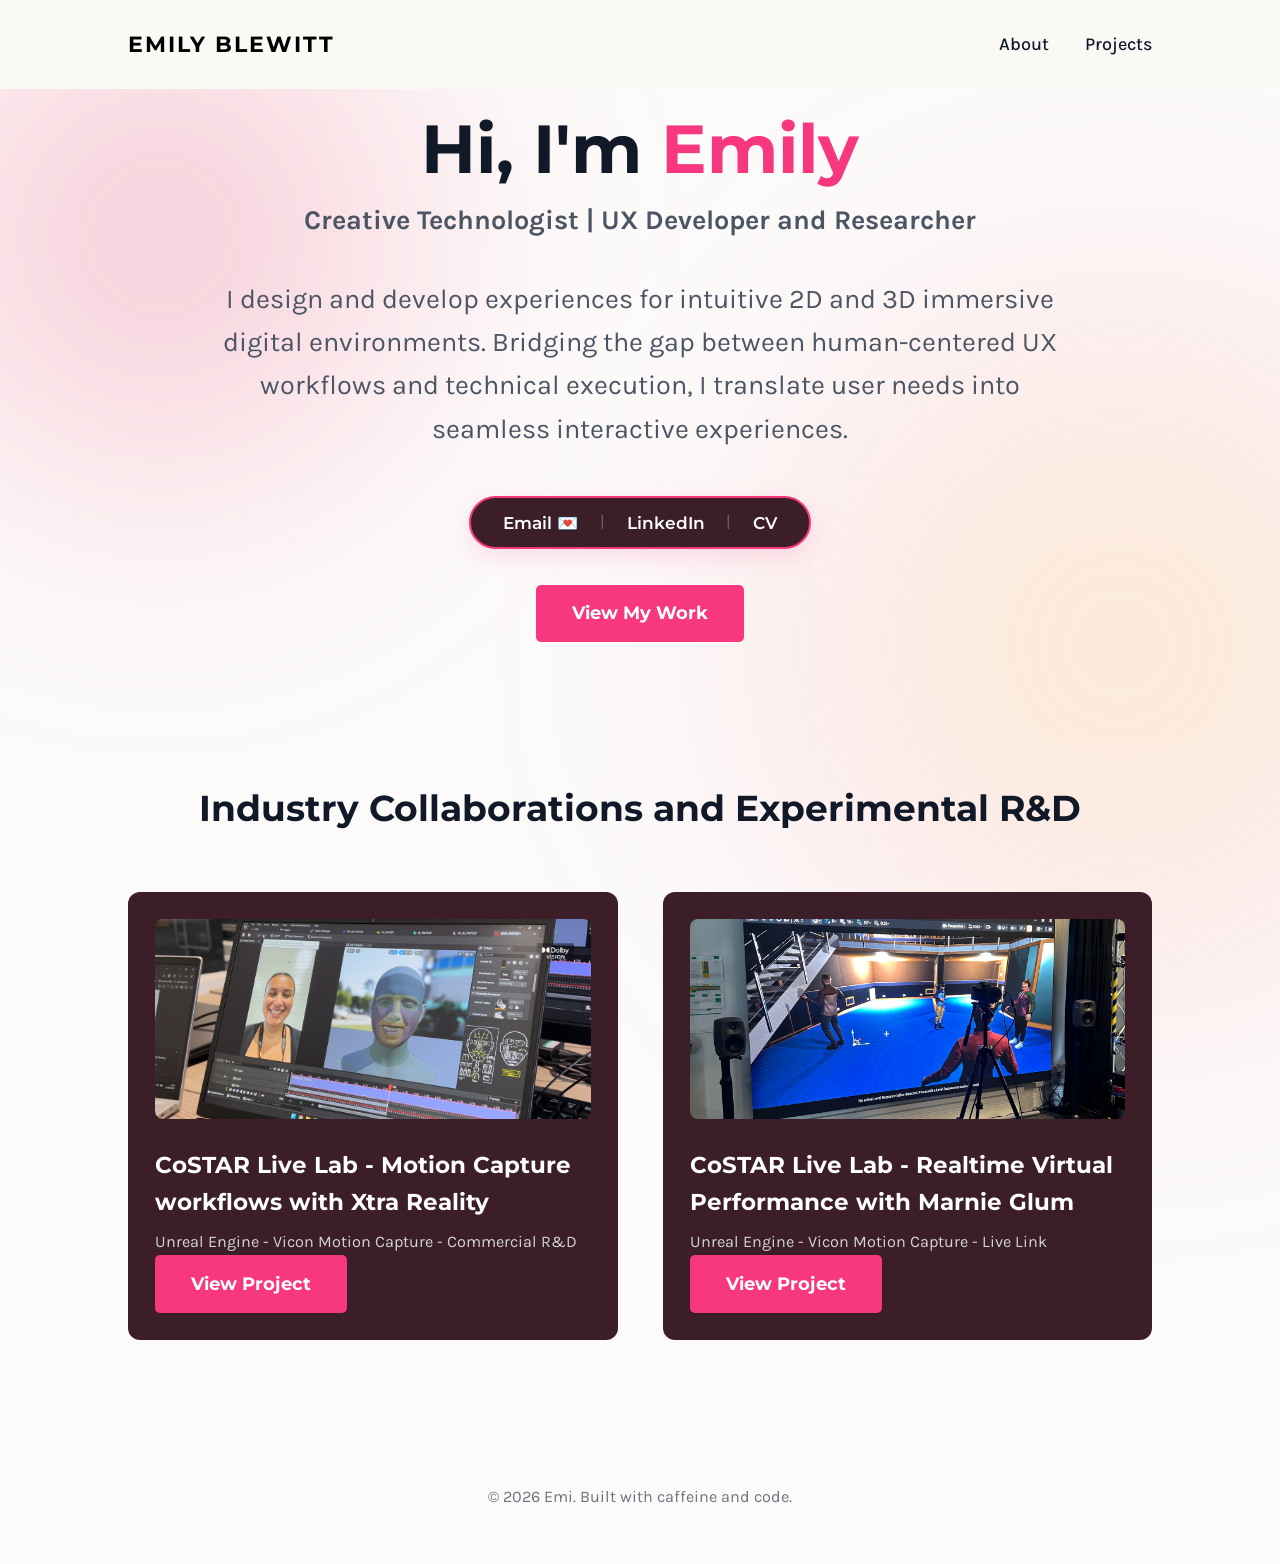
<file: index.html>
<!DOCTYPE html>
<html lang="en">
<head>
    <meta charset="UTF-8">
    <meta name="viewport" content="width=device-width, initial-scale=1.0">
    <title>Emily Blewitt | Portfolio</title>
    <link href="styles.css" type="text/css" rel="stylesheet">

    <!--Importing the fonts-->
    <!-- Google Fonts Link for Montserrat and Karla -->
<link rel="preconnect" href="https://fonts.googleapis.com">
<link rel="preconnect" href="https://fonts.gstatic.com" crossorigin>
<link href="https://fonts.googleapis.com/css2?family=Karla:ital,wght@0,400..700;1,400..700&family=Montserrat:ital,wght@0,100..900;1,100..900&display=swap" rel="stylesheet">


</head>
<body>
    <nav>
        <div class="logo"><a id="portfolio-text" href="index.html">EMILY BLEWITT</a></div>
        <ul>
            <li><a href="about.html">About</a></li>
            <li><a href="project.html">Projects</a></li>

        </ul>
    </nav>

    <header class="hero">
        <h1 class="indexpg">Hi, I'm <span class="highlight">Emily</span></h1>
        <p><strong>Creative Technologist | UX Developer and Researcher</strong></p>
        <p class="manifesto">
                I design and develop experiences for intuitive 2D and 3D immersive digital environments. Bridging the gap between human-centered UX workflows and technical execution, I translate user needs into seamless interactive experiences.
            </p>
    <div class="contact-tab-capsule">
        <a href="mailto:emilygrace.blewitt@gmail.com" class="tab-link">Email 💌</a>
        <span class="tab-divider">|</span>
        <a href="https://www.linkedin.com/in/emily-blewitt-62a078246/" target="_blank" rel="noopener noreferrer" class="tab-link">LinkedIn</a>
        <span class="tab-divider">|</span>
        <a href="assets/Emily Blewitt CV.pdf" download="Emily_Blewitt_CV.pdf" target="_blank" class="tab-link">CV</a>
    </div>
        <a href="project.html" class="btn">View My Work</a>
        
    </header> 




    <section id="projects" class="project-section">
        <h2>Industry Collaborations and Experimental R&D</h2>
        <div class="grid">
            <div class="card">
 <img src="images/costarxtrareality.png" alt="CoSTAR Xtra Reality Project" class="card-image">
                
                <h3>CoSTAR Live Lab - Motion Capture workflows with Xtra Reality</h3>
                <p>Unreal Engine - Vicon Motion Capture - Commercial R&D</p>
                            <a href="csXR.html" class="btn">View Project</a>
            </div>
            <div href="ngfm.html" class="card">
 <img src="images/costarmarnieglum.jpg" alt="CoSTAR Marnie Glum Project" class="card-image">
                <h3>CoSTAR Live Lab - Realtime Virtual Performance with Marnie Glum</h3>
                <p>Unreal Engine - Vicon Motion Capture - Live Link</p>
                            <a href="csMG.html" class="btn">View Project</a>
            </div>
        </div>
    </section>
      
   

    <footer>
        <p>&copy; 2026 Emi. Built with caffeine and code.</p>
    </footer>
    <script src="mouseinteraction.js"></script>
</body>
</html>
</file>
<file: styles.css>
:root {
    --bg-color: #FAF9F6;
    --text-color: #111827;
    --accent: #f8387e;
    --card-bg: #3b1e27;
}

* {
    margin: 0;
    padding: 0;
    box-sizing: border-box;
}

#portfolio-text{
    color: black;
    text-decoration: none;
}
/* This will strictly apply to the landing page description */
.manifesto {
    max-width: 850px;
    margin-left: auto !important;
    margin-right: auto !important;
}

/* Global Typography & Base Styles */
body {
    font-family: 'Karla', sans-serif; /* Clean font for paragraph text */
    background-color: var(--bg-color);
    color: var(--text-color);
    line-height: 1.6;
    padding-top: 60px; /* Leave space for the fixed nav bar */
}

h1, h2, h3, .logo, .btn {
    font-family: 'Montserrat', sans-serif; /* Bold font for headings & buttons */
    font-weight: 700;
}




/* Navigation Bar */
nav {
    position: fixed;
    top: 0;
    left: 0;
    width: 100%;
    display: flex;
    justify-content: space-between;
    align-items: center;
    padding: 1.5rem 10%;
    background-color: var(--bg-color);
    z-index: 1000;
}

nav .logo {
    font-size: 1.2rem;
    letter-spacing: 2px;
}

nav ul {
    display: flex;
    list-style: none;
    gap: 2rem;
}

nav ul a {
    text-decoration: none;
    color: var(--text-color);
    font-weight: 500;
    transition: color 0.3s ease;
}

nav ul a:hover {
    color: var(--accent);
}

/* Hero Section */
.hero {
    height: 70vh;
    display: flex;
    flex-direction: column;
    justify-content: center;
    align-items: center;
    text-align: center;
    padding: 0 1rem;
}

.hero h1 {
    font-size: 3.5rem;
    margin-bottom: 0.5rem;
}

.hero .highlight {
    color: var(--accent);
    transition: text-shadow 0.3s ease, color 0.3s ease;
}
/* Your existing base styling for the pink name */
.hero .highlight {
  color: #ff3366; /* Your current pink hex code */
  display: inline-block; 
  transition: text-shadow 0.35s ease, color 0.35s ease;
  cursor: default;
}

/* The smooth neon pink-to-gold radiant glow */
.hero .highlight:hover {
  /* Keeps the core text a crisp, brilliant sun-kissed white */
  color: #ffffff; 
  
  /* Blends smoothly from a dense pink anchor directly into a golden aura */
  text-shadow: 
    0 0 6px #ff3366,                    /* Tight neon-pink anchor (replaces the dark border) */
    0 0 12px rgba(255, 215, 0, 0.95),   /* Mid-range vibrant gold bleed */
    0 0 28px rgba(255, 165, 0, 0.6);    /* Wide, atmospheric warm amber sunset glow */
}

.hero p {
    font-size: 1.5rem;
    color: #4b5563;
    margin-bottom: 2rem;
}

/* Custom Interactive Button */
.btn {
    display: inline-block;
    padding: 0.8rem 2rem;
    background-color: var(--accent);
    color: white;
    text-decoration: none;
    border-radius: 5px;
    transition: transform 0.2s ease, opacity 0.2s ease;
}

.btn:hover {
    transform: translateY(-2px);
    opacity: 0.9;
}

/* Projects Grid Layout */
.project-section {
    padding: 5rem 10%;
}

.project-section h2 {
    font-size: 2rem;
    margin-bottom: 3rem;
    text-align: center;
}

.grid {
    display: grid;
    grid-template-columns: repeat(auto-fit, minmax(300px, 1fr));
    gap: 2.5rem;
}

/* Project Cards using your --card-bg */
.card {
    background-color: var(--card-bg);
    color: #ffffff;
    border-radius: 12px;
    padding: 1.5rem;
    transition: transform 0.3s ease;
}

.card:hover {
    transform: translateY(-5px);
}

.card .placeholder {
    width: 100%;
    height: 200px;
    background-color: rgba(255, 255, 255, 0.1);
    border-radius: 8px;
    margin-bottom: 1.5rem;
}

.card h3 {
    font-size: 1.3rem;
    margin-bottom: 0.5rem;
}

.card p {
    color: #d1d5db;
    font-size: 0.9rem;
}

/* Footer Section */
footer {
    text-align: center;
    padding: 3rem 1rem;
    font-size: 0.9rem;
    color: #6b7280;
}

/* Floating Contact Tab Capsule Styles */
.contact-tab-capsule {
    display: inline-flex;
    align-items: center;
    gap: 1.2rem;
    background-color: var(--card-bg); /* Uses your dark berry theme color */
    border: 2px solid var(--accent);  /* Adds your pink accent border line */
    padding: 0.6rem 1.8rem;
    border-radius: 50px;              /* Creates the smooth pill capsule shape */
    margin: 0.5rem 0 2rem 0;          /* Adds balanced vertical spacing */
    box-shadow: 0 8px 24px rgba(248, 56, 126, 0.15); /* Soft pink ambient glow shadow */
    transition: transform 0.2s ease, box-shadow 0.2s ease;
}

.contact-tab-capsule:hover {
    transform: translateY(-2px);      /* Gives it a light floating lift on hover */
    box-shadow: 0 12px 28px rgba(248, 56, 126, 0.25);
}

/* Links inside the floating tab */
.tab-link {
    font-family: 'Montserrat', sans-serif;
    font-weight: 600;
    font-size: 0.95rem;
    color: #ffffff;                  /* Hardcoded to clean contrast white */
    text-decoration: none;
    transition: color 0.2s ease;
}

.tab-link:hover {
    color: var(--accent);            /* Pops pink when you point at it */
}

/* Vertical text dividers inside the pill */
.tab-divider {
    color: rgba(255, 255, 255, 0.3);
    font-size: 0.9rem;
    pointer-events: none;
}

/* ==========================================================================
   PROJECTS PAGE: FULL-SCREEN CAROUSEL STYLES
   ========================================================================== */
/* 1. Locks the viewport to prevent dual scrollbars */


/* 7. Responsive stack layout for mobile viewports */
@media (max-width: 900px) {
    .projects-page {
        overflow-y: auto; /* Fallback allow layout scrolling if stacked fields spill */
    }
    .projects-page .project-square {
        flex-direction: column; 
    }
    .projects-page .square-media {
        height: 45%;
        padding: 1.5rem;
    }
    .projects-page .square-content {
        height: 55%;
        padding: 2.5rem;
        align-items: center;
        text-align: center;
        justify-content: flex-start;
    }
    .projects-page .square-content h2 {
        font-size: 2rem;
    }
    .projects-page .slide-arrow {
        top: 22.5%; /* Keeps arrow control layout dead-centered directly over graphic image window */
    }
    .projects-page .prev-arrow { left: 15px; }
    .projects-page .next-arrow { right: 15px; }
}

/* Styles for real images inside the carousel */
.projects-page .slider-image {
    width: 100%;
    height: 100%;
    object-fit: cover; /* Keeps image aspect ratio perfect while filling the space */
    border-radius: 12px;
    border: 1px solid rgba(255, 255, 255, 0.1);
    box-shadow: 0 10px 30px rgba(0, 0, 0, 0.3); /* Adds depth to the game screen */
}

/* ==========================================================================
   INDIVIDUAL PROJECT CASE STUDY STYLES
   ========================================================================== */

.detail-page {
    background-color: var(--bg-color);
    overflow-y: auto; /* Re-enables natural page scrolling */
}

/* Master container constraint */
.case-study-container {
    max-width: 1100px;
    margin: 5rem auto;
    padding: 0 2rem;
}

/* Title Header Elements */
.case-study-header {
    text-align: center;
    margin-bottom: 3rem;
}

.case-study-header h1 {
    font-size: 3.5rem;
    color: var(--text-color);
    margin-bottom: 0.5rem;
}

.project-meta-tags {
    color: var(--accent);
    font-weight: 700;
    text-transform: uppercase;
    letter-spacing: 2px;
    font-size: 0.95rem;
}

.project-tagline {
    font-size: 1.2rem;
    color: #4b5563;
    max-width: 700px;
    margin: 0 auto;
}

/* Big Showcase Main Image Frame */
.case-study-hero-media {
    width: 100%;
    height: 500px;
    background-color: var(--card-bg);
    border-radius: 16px;
    margin-bottom: 4rem;
    overflow: hidden;
    box-shadow: 0 20px 40px rgba(0, 0, 0, 0.15);
}

.case-study-img {
    width: 100%;
    height: 100%;
    object-fit: cover;
}

/* Interactive Column Breakdown Grid */
.case-study-grid {
    display: grid;
    grid-template-columns: 2fr 1fr; /* Text gets 2 shares, info card gets 1 share */
    gap: 4rem;
    align-items: start;
}

/* Writeup Text Blocks styling */
.case-study-main h2 {
    font-size: 2rem;
    color: var(--text-color);
    margin: 2.5rem 0 1rem 0;
    border-bottom: 2px solid rgba(0, 0, 0, 0.05);
    padding-bottom: 0.5rem;
}

.case-study-main p {
    font-size: 1.1rem;
    color: #374151;
    margin-bottom: 1.5rem;
}

.challenge-block {
    background-color: rgba(0, 0, 0, 0.02);
    border-left: 4px solid var(--accent);
    padding: 1.5rem;
    border-radius: 0 8px 8px 0;
    margin-bottom: 2rem;
}

.challenge-block h3 {
    font-size: 1.3rem;
    margin-bottom: 0.75rem;
    color: var(--text-color);
}

/* Sticky Specifications Card (Right Sidebar) */
.case-study-sidebar {
    position: sticky;
    top: 100px; /* Locks card relative to screen viewport upon scroll */
}

.meta-card {
    /* background-color: var(--card-bg); */
    /* color: #ffffff; */
        background: #3b1e27 !important;          /* Direct Hex value for Berry Pink */
    background-color: #3b1e27 !important;    /* Double-forced entry fallback */
    
    color: #f3f4f6 !important;   
    padding: 2rem;
    border-radius: 16px;
    box-shadow: 0 10px 30px rgba(0, 0, 0, 0.1);
}

.meta-card h3 {
    font-size: 1.4rem;
    color: #ffffff;
    margin-bottom: 1.5rem;
    border-bottom: 1px solid rgba(255, 255, 255, 0.1);
    padding-bottom: 0.5rem;
}

.meta-item {
    margin-bottom: 1.25rem;
}

.meta-item h4 {
    font-size: 0.85rem;
    text-transform: uppercase;
    color: var(--accent);
    letter-spacing: 1px;
    margin-bottom: 0.25rem;
}

.meta-item p {
    font-size: 1rem;
    color: #e5e7eb;
}

/* Mobile responsive layout shifts */
@media (max-width: 850px) {
    .case-study-grid {
        grid-template-columns: 1fr; /* Collapses sidebar below main copy fields */
        gap: 3rem;
    }
    .case-study-sidebar {
        position: relative;
        top: 0;
    }
    .case-study-header h1 {
        font-size: 2.5rem;
    }
    .case-study-hero-media {
        height: 300px;
    }
}

/* 1. Push the award box further away from the text below it */
.case-study-header .award {
    margin-bottom: 3.5rem !important; 
}

/* 2. Bring the tech stack sub-tag down closer to the title heading */
.case-study-header .project-meta-tags {
    margin-bottom: 0.25rem !important;
}

/* 3. Ensure the title heading text sits tightly up against the tag above it */
.case-study-header h1 {
    margin-top: 0 !important;
    line-height: 1.1;
}


/* ==========================================================================
   BENTO GRID ABOUT ME LAYOUT
   ========================================================================== */

/* 1. Global Page Setup */
.about-page {
    color: #f3f4f6;
    overflow-y: auto;
}

/* 2. Grid Container Setup */
.bento-container {
    display: grid;
    grid-template-columns: 1fr 1.2fr 1fr; /* Strict 3-column split */
    gap: 1.5rem;
    max-width: 1250px;
    margin: 6rem auto;
    padding: 0 2rem;
}

/* 3. Base Bento Panel Card */
.bento-box {
    background-color: var(--card-bg); /* Your deep burgundy #3b1e27 */
    border: 1px solid rgba(255, 255, 255, 0.05);
    border-radius: 24px; /* Curved edge boxes */
    padding: 2.2rem;
    display: flex;
    flex-direction: column;
    box-shadow: 0 10px 30px rgba(0, 0, 0, 0.2);
}

/* 4. Strict Box Placements */
.profile-card {
    grid-column: 1;
    grid-row: 1;
    background-color: #1a1517; /* Dark framing block */
}

.bio-card {
    grid-column: 2;
    grid-row: 1;
}

.pink-glow {
    border-color: rgba(248, 56, 126, 0.2);
    box-shadow: 0 15px 40px rgba(248, 56, 126, 0.05);
}

.toolkit-card {
    grid-column: 3;
    grid-row: 1 / span 2; 
}

.experience-card {
    grid-column: 2;
    grid-row: 2;
}

/* Pink Curved Edge Section */
.specialty-card {
    grid-column: 1;
    grid-row: 2;
    background-color: var(--accent); /* Your vivid pink #f8387e */
    color: #ffffff;
    border: none;
    box-shadow: 0 15px 35px rgba(248, 56, 126, 0.2);
}

/* 5. Typography Content Tweaks */
.bento-box h2 {
    font-size: 2.5rem;
    margin-bottom: 0.5rem;
    font-family: 'Montserrat', sans-serif;
}

.bento-box h3 {
    font-size: 1.4rem;
    font-family: 'Montserrat', sans-serif;
    color: var(--accent);
    margin-bottom: 1.5rem;
}

.specialty-card h3 {
    color: #ffffff; /* Contrast tweak for pink box */
}

.bento-box p {
    font-size: 1rem;
    line-height: 1.6;
    color: #d1d5db;
    margin-bottom: 1rem;
}

.bento-box .lead {
    font-size: 1.15rem;
    color: #ffffff;
    font-weight: 500;
}

/* Photo and Header Layout elements */
.profile-photo-placeholder {
    width: 100%;
    height: 300px;
    background-color: rgba(255, 255, 255, 0.03);
    border-radius: 16px;
    margin-bottom: 1.5rem;
    object-fit: cover;
}

.profile-card h1 {
    font-size: 2.2rem;
    line-height: 1.1;
    margin-bottom: 0.5rem;
}

.location-tag {
    font-size: 0.9rem !important;
    color: #9ca3af !important;
    margin: 0;
}

/* Technical Toolkit formatting */
.tool-group {
    margin-bottom: 1.5rem;
}

.tool-group h4 {
    font-size: 0.95rem;
    text-transform: uppercase;
    letter-spacing: 1px;
    color: #ffffff;
    margin-bottom: 0.5rem;
}

.tool-group ul {
    list-style: none;
    padding-left: 0;
}

.tool-group li {
    font-size: 0.95rem;
    color: #9ca3af;
    margin-bottom: 0.35rem;
    padding-left: 0.75rem;
    border-left: 2px solid rgba(255, 255, 255, 0.1);
}

/* CV History Timeline Styles */
.timeline-list {
    list-style: none;
    padding: 0;
}

.timeline-list li {
    margin-bottom: 1.5rem;
}

.timeline-list strong {
    color: #ffffff;
    font-size: 1.05rem;
    display: block;
}

.timeline-date {
    font-size: 0.85rem;
    font-weight: 700;
    color: var(--accent);
    display: block;
    margin-top: 0.1rem;
    margin-bottom: 0.25rem;
}

.timeline-list p {
    font-size: 0.95rem;
    color: #9ca3af;
    margin: 0;
}

/* Education and Pills in Pink Box */
.education-meta {
    margin-bottom: 1.5rem;
    border-bottom: 1px solid rgba(255, 255, 255, 0.2);
    padding-bottom: 1rem;
}

.education-meta p {
    color: #ffffff !important;
    margin-bottom: 0.75rem;
    font-size: 0.95rem;
}

.specialty-tags {
    display: flex;
    flex-wrap: wrap;
    gap: 0.6rem;
}

.specialty-tags span {
    font-family: 'Montserrat', sans-serif;
    font-size: 0.8rem;
    font-weight: 700;
    background-color: rgba(255, 255, 255, 0.15);
    color: #ffffff;
    padding: 0.4rem 0.8rem;
    border-radius: 8px;
    border: 1px solid rgba(255, 255, 255, 0.1);
}

/* 6. Tablet & Desktop Responsive Scaling */
@media (max-width: 1100px) {
    .bento-container {
        grid-template-columns: 1fr 1fr; /* Switch to 2 columns */
    }
    .profile-card { grid-column: 1; grid-row: 1; }
    .bio-card { grid-column: 2; grid-row: 1; }
    .toolkit-card { grid-column: 2; grid-row: 2 / span 2; }
    .experience-card { grid-column: 1; grid-row: 2; }
    .specialty-card { grid-column: 1; grid-row: 3; }
}

/* 7. Mobile Phone Linear Stack fallback */
@media (max-width: 750px) {
    .bento-container {
        grid-template-columns: 1fr; /* Drop into 1 single vertical column line */
        margin: 2rem auto;
    }
    .profile-card, .bio-card, .toolkit-card, .experience-card, .specialty-card {
        grid-column: 1 !important;
        grid-row: auto !important;
    }
    .profile-photo-placeholder {
        height: 250px;
    }
}

/* ==========================================================================
   STAGGERED REVEAL ENTRANCE ANIMATION
   ========================================================================== */

/* 1. Base rule: Sets initial invisible state and applies the animation */
.bento-box {
    opacity: 0;
    transform: translateY(20px);
    animation: cardEntrance 1.2s cubic-bezier(0.16, 1, 0.3, 1) forwards;
}

/* 2. Custom delay steps: Targets your exact HTML classes to cascade the entrance */
.profile-card { animation-delay: 0.2s; }
.bio-card { animation-delay: 0.4s; }
.toolkit-card { animation-delay: 0.6s; }
.experience-card { animation-delay: 0.8s; }
.specialty-card { animation-delay: 1.0s; }

/* 3. Keyframe execution: Smoothly transitions elements up and visible */
@keyframes cardEntrance {
    to {
        opacity: 1;
        transform: translateY(0);
    }
}

/* Forces the new image tag to act exactly like your old placeholder box */
.card .card-image {
    width: 100%;
    height: 200px; /* Locks the exact height of the previous placeholder */
    object-fit: cover; /* Chops off image edges instead of stretching or squishing them */
    object-position: center; /* Keeps the dead center of your game capture focused */
    border-radius: 8px; /* Preserves the matching edge curves */
    margin-bottom: 1.5rem;
    display: block;
}

/* ==========================================================================
   UX FOCUS SECTION STYLES
   ========================================================================== */

.ux-case-study-fullwidth {
    margin-top: 5rem;
    padding-top: 4rem;
    border-top: 1px solid rgba(0, 0, 0, 0.1);
    width: 100%;
}

.ux-case-study-fullwidth h2 {
    font-size: 2rem;
    margin-bottom: 1.5rem;
}

.ux-intro {
    font-size: 1.1rem;
    max-width: 800px;
    margin-bottom: 3rem;
    color: #4b5563;
}

.ux-process-grid {
    display: grid;
    grid-template-columns: repeat(auto-fit, minmax(280px, 1fr));
    gap: 2.5rem;
    margin-bottom: 2rem;
}

.ux-step h3 {
    font-size: 1.25rem;
    color: var(--accent);
    margin-bottom: 0.75rem;
}

.ux-step p {
    font-size: 0.95rem;
    color: var(--text-color);
    line-height: 1.7;
}

/* ==========================================================================
   PROJECT AIMS SIDEBAR CARD
   ========================================================================== */

.project-aims-card {
    margin-top: 1.5rem; /* Separates it from the Project Details card */
}

.aim-item {
    display: flex;
    gap: 1rem;
    margin-top: 1.25rem;
    align-items: flex-start;
}

.aim-number {
    font-family: 'Montserrat', sans-serif;
    font-weight: 700;
    color: var(--accent);
    font-size: 1.1rem;
    line-height: 1.2;
}

.aim-item h4 {
    font-size: 0.95rem;
    color: #ffffff;
    margin-bottom: 0.25rem;
    font-weight: 600;
}

.aim-item p {
    font-size: 0.85rem;
    color: #d1d5db;
    line-height: 1.5;
}
/* ==========================================================================
   Reflection & Further Development Stylesheet Injection (Cream/Pink Theme)
   ========================================================================== */

.reflection-section-fullwidth {
    margin-top: 5rem;
    padding-top: 4rem;
    border-top: 2px solid #f2e6e6; /* Soft warm tinted divider */
}

.reflection-section-fullwidth h2 {
    font-family: 'Montserrat', sans-serif;
    font-size: 2.2rem;
    font-weight: 700;
    color: #0b1a30; /* Your deep dark blue/black heading color */
    margin-bottom: 1rem;
}

.reflection-intro {
    font-family: 'Karla', sans-serif;
    font-size: 1.1rem;
    color: #505c6e; /* Muted dark slate for body intro */
    max-width: 850px;
    margin-bottom: 3rem;
    line-height: 1.6;
}

.reflection-grid {
    display: grid;
    grid-template-columns: repeat(auto-fit, minmax(300px, 1fr));
    gap: 2rem;
    margin-bottom: 2rem;
}

/* Card layout matching the sidebar block style */
.reflection-card {
    background-color: #2d1b24; /* Deep plum/dark block color matching your sidebar */
    border-radius: 12px;
    padding: 2.2rem;
    display: flex;
    flex-direction: column;
    box-shadow: 0 4px 20px rgba(0, 0, 0, 0.05);
    transition: transform 0.3s ease;
}

.reflection-card:hover {
    transform: translateY(-4px);
}

.reflection-meta {
    display: flex;
    align-items: center;
    gap: 1rem;
    margin-bottom: 1.5rem;
    border-bottom: 1px solid rgba(255, 255, 255, 0.1);
    padding-bottom: 1rem;
}

/* Bright pink labels matching your UX headings */
.aim-reference {
    font-family: 'Montserrat', sans-serif;
    font-size: 0.85rem;
    font-weight: 700;
    text-transform: uppercase;
    letter-spacing: 1px;
    color: #ff4a8b; /* Vibrant Pink accent */
}

.reflection-meta h3 {
    font-family: 'Montserrat', sans-serif;
    font-size: 1.25rem;
    font-weight: 700;
    color: #ffffff; /* Crisp white for headings inside dark cards */
    margin: 0;
}

.reflection-body {
    font-family: 'Karla', sans-serif;
    font-size: 0.98rem;
    line-height: 1.65;
    color: #f5e6eb; /* Soft light pinkish-white text inside dark cards */
}

.status-critique {
    margin-bottom: 1.5rem;
}

.status-critique strong {
    color: #ff4a8b; /* Highlight 'The Reality Check' in Pink */
}

.future-fix strong {
    color: #ffffff; /* Highlight 'Further Development' in bold white */
}

/* Responsive Overrides */
@media (max-width: 768px) {
    .reflection-grid {
        grid-template-columns: 1fr;
    }
    .reflection-section-fullwidth {
        margin-top: 3rem;
        padding-top: 2rem;
    }
}
.portfolio-carousel-container {
    margin-top: 4rem;
    margin-bottom: 2rem;
}

.horizontal-scroll-gallery {
    display: flex;
    gap: 1.5rem;
    overflow-x: auto;
    padding-bottom: 1.5rem;
    scroll-behavior: smooth;
    -webkit-overflow-scrolling: touch;
}

/* Base Card Container */
.gallery-card {
    flex: 0 0 340px;
    background-color: #2d1b24; /* Your signature deep plum/burgundy block */
    border-radius: 12px;
    padding: 1.2rem;
    box-shadow: 0 4px 20px rgba(0, 0, 0, 0.05);
    display: flex;
    flex-direction: column;
}

/* Image Wrapper sets the clipping boundary for the hover overlay */
.gallery-image-wrapper {
    position: relative;
    width: 100%;
    height: 220px;
    border-radius: 6px;
    overflow: hidden; /* Important: keeps the overlay inside the card shape */
}

.gallery-image-wrapper img {
    width: 100%;
    height: 100%;
    object-fit: cover;
    transition: transform 0.4s ease, filter 0.4s ease;
}

/* --- THE HOVER OVERLAY LAYER --- */
.image-hover-overlay {
    position: absolute;
    top: 0;
    left: 0;
    width: 100%;
    height: 100%;
    background-color: rgba(45, 27, 36, 0.95); /* Semi-transparent matching plum */
    opacity: 0; /* Hidden by default */
    transition: opacity 0.3s ease;
    display: flex;
    align-items: center;
    padding: 1.5rem;
    box-sizing: border-box;
}

/* Slide up animation details for text inside the overlay */
.overlay-text {
    transform: translateY(15px);
    transition: transform 0.35s ease;
    font-family: 'Karla', sans-serif;
    overflow-y: auto; /* Adds a minor scrollbar inside the image frame if your text runs long */
    max-height: 100%;
}

/* Bright Pink Subheadings inside the hover overlay */
.overlay-text h4 {
    font-family: 'Montserrat', sans-serif;
    color: #ff4a8b; /* Your signature accent pink */
    font-size: 0.85rem;
    text-transform: uppercase;
    letter-spacing: 0.5px;
    margin: 0 0 0.3rem 0;
}

.overlay-text p {
    color: #f5e6eb; /* Soft off-white text */
    font-size: 0.88rem;
    line-height: 1.4;
    margin: 0 0 1rem 0;
}

.overlay-text p:last-child {
    margin-bottom: 0;
}

/* --- HOVER ACTIONS --- */
.gallery-card:hover .image-hover-overlay {
    opacity: 1; /* Fade the plum screen in */
}

.gallery-card:hover .overlay-text {
    transform: translateY(0); /* Slide the text gently up to its true position */
}

.gallery-card:hover img {
    transform: scale(1.05); /* Slight dynamic zoom on the background image */
    filter: blur(2px);
}

/* Static Caption Below Image Box */
.card-caption {
    font-family: 'Karla', sans-serif;
    font-size: 0.9rem;
    color: #f5e6eb;
    margin-top: 1rem;
    margin-bottom: 0;
    line-height: 1.4;
}

/* Custom Scrollbar styling for horizontal track */
.horizontal-scroll-gallery::-webkit-scrollbar {
    height: 8px;
}
.horizontal-scroll-gallery::-webkit-scrollbar-track {
    background: #f2e6e6;
    border-radius: 10px;
}
.horizontal-scroll-gallery::-webkit-scrollbar-thumb {
    background: #ff4a8b;
    border-radius: 10px;
}
.horizontal-scroll-gallery::-webkit-scrollbar-thumb:hover {
    background: #d4356f;
}

/* adding mouse interaction details here*/
.sparkle-particle {
  position: absolute;
  background: #ff007f; /* Matching your signature hot pink */
  pointer-events: none; /* Stops it from blocking clicks */
  z-index: 9999;
  /* Use a clip-path to draw a cutesy 4-pointed diamond star shape! */
  clip-path: polygon(50% 0%, 65% 35%, 100% 50%, 65% 65%, 50% 100%, 35% 65%, 0% 50%, 35% 35%);
  animation: sparkleTwinkle 0.8s cubic-bezier(0.25, 1, 0.5, 1) forwards;
}

@keyframes sparkleTwinkle {
  0% {
    transform: translate(-50%, -50%) scale(0) rotate(0deg);
    opacity: 1;
  }
  50% {
    opacity: 0.8;
  }
  100% {
    /* Explodes outwards slightly while spinning and fading out gracefully */
    transform: translate(-50%, -50%) scale(1.5) rotate(180deg);
    opacity: 0;
  }
}


:root {
    --bg-color: #FAF9F6;
    --text-color: #111827;
    --accent: #f8387e;
    --card-bg: #3b1e27;
}

* {
    margin: 0;
    padding: 0;
    box-sizing: border-box;
}

#portfolio-text{
    color: black;
    text-decoration: none;
}

/* Global Typography & Base Styles */
body {
    font-family: 'Karla', sans-serif; /* Clean font for paragraph text */
    background-color: var(--bg-color);
    color: var(--text-color);
    line-height: 1.6;
    padding-top: 60px; /* Leave space for the fixed nav bar */
}

h1, h2, h3, .logo, .btn {
    font-family: 'Montserrat', sans-serif; /* Bold font for headings & buttons */
    font-weight: 700;
}

/* Navigation Bar */
nav {
    position: fixed;
    top: 0;
    left: 0;
    width: 100%;
    display: flex;
    justify-content: space-between;
    align-items: center;
    padding: 1.5rem 10%;
    background-color: var(--bg-color);
    z-index: 1000;
}

nav .logo {
    font-size: 1.2rem;
    letter-spacing: 2px;
}

nav ul {
    display: flex;
    list-style: none;
    gap: 2rem;
}

nav ul a {
    text-decoration: none;
    color: var(--text-color);
    font-weight: 500;
    transition: color 0.3s ease;
}

nav ul a:hover {
    color: var(--accent);
}

/* Hero Section */
.hero {
    height: 70vh;
    display: flex;
    flex-direction: column;
    justify-content: center;
    align-items: center;
    text-align: center;
    padding: 0 1rem;
}

.hero h1 {
    font-size: 3.5rem;
    margin-bottom: 0.5rem;
}

.hero .highlight {
    color: var(--accent);
}

.hero p {
    font-size: 1.5rem;
    color: #4b5563;
    margin-bottom: 2rem;
}

/* Custom Interactive Button */
.btn {
    display: inline-block;
    padding: 0.8rem 2rem;
    background-color: var(--accent);
    color: white;
    text-decoration: none;
    border-radius: 5px;
    transition: transform 0.2s ease, opacity 0.2s ease;
}

.btn:hover {
    transform: translateY(-2px);
    opacity: 0.9;
}

/* Projects Grid Layout */
.project-section {
    padding: 5rem 10%;
}

.project-section h2 {
    font-size: 2rem;
    margin-bottom: 3rem;
    text-align: center;
}

.grid {
    display: grid;
    grid-template-columns: repeat(auto-fit, minmax(300px, 1fr));
    gap: 2.5rem;
}

/* Project Cards using your --card-bg */
.card {
    background-color: var(--card-bg);
    color: #ffffff;
    border-radius: 12px;
    padding: 1.5rem;
    transition: transform 0.3s ease;
}

.card:hover {
    transform: translateY(-5px);
}

.card .placeholder {
    width: 100%;
    height: 200px;
    background-color: rgba(255, 255, 255, 0.1);
    border-radius: 8px;
    margin-bottom: 1.5rem;
}

.card h3 {
    font-size: 1.3rem;
    margin-bottom: 0.5rem;
}

.card p {
    color: #d1d5db;
    font-size: 0.9rem;
}

/* Footer Section */
footer {
    text-align: center;
    padding: 3rem 1rem;
    font-size: 0.9rem;
    color: #6b7280;
}


/*for projects page*/

/* ==========================================================================
   PROJECTS PAGE: FULL-SCREEN CAROUSEL STYLES
   ========================================================================== */

/* 1. Locks the viewport to prevent dual scrollbars */
.projects-page {
    overflow: hidden; 
}

.award {
    font-family: 'Montserrat', sans-serif;
    font-size: 0.9rem;
    font-weight: 700;
    text-transform: uppercase;
    letter-spacing: 1px;
    
    /* Elegant theme colors */
    color: var(--accent); 
    background-color: rgba(248, 56, 126, 0.08); /* Translucent pink fill */
    
    /* Border Flourish */
    border-left: 3px solid var(--accent); /* Clean accent line on the left edge */
    
    /* Layout positioning */
    padding: 0.5rem 1.2rem 0.5rem 1rem;
    border-radius: 0 6px 6px 0; /* Smooth rounded corners only on the right side */
    margin-bottom: 1.5rem;
    display: inline-flex;
    align-items: center;
    gap: 0.5rem; /* Leaves space between the icon and your text */
    
    /* Subtle neon border glow */
    box-shadow: 0 4px 12px rgba(248, 56, 126, 0.15);
}

/* Icon rotation effect on card hover */
.project-square:hover .award-icon {
    transform: rotate(15deg) scale(1.1);
}

.award-icon {
    font-size: 1.1rem;
    transition: transform 0.3s ease;
}


/* 2. Container sizing to drop cleanly below your 60px nav bar */
.fullscreen-slider-container {
    position: relative;
    width: 100vw;
    height: calc(100vh - 60px); 
    background-color: var(--bg-color);
}

.projects-page .slider-track {
    width: 100%;
    height: 100%;
    position: relative;
}



/* 3. Sliding full-screen project cards (media left, info right) */
.projects-page .project-square {
    position: absolute;
    top: 0;
    left: 0;
    width: 100%;
    height: 100%;
    display: flex;
    flex-direction: row; 
    background-color: var(--bg-color);
    opacity: 0;
    pointer-events: none;
    transition: opacity 0.6s cubic-bezier(0.4, 0, 0.2, 1);
}

.projects-page .project-square.active {
    opacity: 1;
    pointer-events: auto;
}

/* 4. Media container side (Left) utilizing your dark --card-bg */
.projects-page .square-media {
    flex: 1.2;
    height: 100%;
    background-color: var(--card-bg);
    padding: 2.5rem;
    display: flex;
    align-items: center;
    justify-content: center;
}

.projects-page .placeholder {
    width: 100%;
    height: 100%;
    background-color: rgba(255, 255, 255, 0.05);
    border: 1px solid rgba(255, 255, 255, 0.1);
    border-radius: 12px;
}

/* 5. Content text details side (Right) */
.projects-page .square-content {
    flex: 1;
    height: 100%;
    padding: 5rem;
    display: flex;
    flex-direction: column;
    justify-content: center;
    align-items: flex-start;
    text-align: left;
}

.projects-page .square-content h2 {
    font-size: 3rem;
    margin-bottom: 0.5rem;
    color: var(--text-color);
}

.projects-page .tech-stack {
    color: var(--accent);
    font-weight: 700;
    font-size: 1.1rem;
    margin-bottom: 1.5rem;
}

.projects-page .summary {
    font-size: 1.1rem;
    margin-bottom: 2.5rem;
    max-width: 500px;
    color: #4b5563;
}

/* 6. Carousel arrow navigation overlay buttons */
.projects-page .slide-arrow {
    position: absolute;
    top: 50%;
    transform: translateY(-50%);
    background-color: var(--accent);
    color: white;
    border: none;
    font-size: 1.5rem;
    width: 50px;
    height: 50px;
    border-radius: 50%;
    cursor: pointer;
    z-index: 100;
    display: flex;
    align-items: center;
    justify-content: center;
    transition: transform 0.2s cubic-bezier(0.175, 0.885, 0.32, 1.275);
}

.projects-page .slide-arrow:hover {
    transform: translateY(-50%) scale(1.1);
}

.projects-page .prev-arrow { left: 30px; }
.projects-page .next-arrow { right: 30px; }

/* Styles for real images inside the carousel */
.projects-page .slider-image {
    width: 100%;
    height: 100%;
    object-fit: cover; 
    border-radius: 8px;
}

/* Responsive stack layout for mobile viewports */
@media (max-width: 900px) {
    .projects-page {
        overflow-y: auto; /* Fallback allow layout scrolling if stacked fields spill */
    }
    .projects-page .project-square {
        flex-direction: column; 
    }
    .projects-page .square-media {
        height: 45%;
        padding: 1.5rem;
    }
    .projects-page .square-content {
        height: 55%;
        padding: 2.5rem;
        align-items: center;
        text-align: center;
        justify-content: flex-start;
    }
    .projects-page .square-content h2 {
        font-size: 2rem;
    }
    .projects-page .slide-arrow {
        top: 22.5%; /* Keeps arrow control layout dead-centered directly over graphic image window */
    }
    .projects-page .prev-arrow { left: 15px; }
    .projects-page .next-arrow { right: 15px; }
}

/* ==========================================================================
   FLOATING VIEWPORT LAYOUT TOGGLE
   ========================================================================== */

.layout-controls-floating {
    position: fixed;
    bottom: 2rem;
    right: 2rem;
    z-index: 9999; /* Ensures it floats over absolutely everything */
}

.floating-toggle-btn {
    background-color: var(--text-color); /* Elegant dark charcoal/black pill */
    color: var(--bg-color); /* Light off-white text */
    border: none;
    font-family: 'Montserrat', sans-serif;
    font-size: 0.8rem;
    font-weight: 700;
    text-transform: uppercase;
    letter-spacing: 1px;
    padding: 0.75rem 1.5rem;
    border-radius: 50px;
    cursor: pointer;
    display: flex;
    align-items: center;
    gap: 0.5rem;
    box-shadow: 0 4px 15px rgba(0, 0, 0, 0.15);
    transition: all 0.3s cubic-bezier(0.25, 0.8, 0.25, 1);
}

.floating-toggle-btn:hover {
    background-color: var(--accent); /* Smooth shift to pink on hover */
    transform: translateY(-2px);
    box-shadow: 0 6px 20px rgba(248, 56, 126, 0.3);
}

.floating-toggle-btn .btn-icon {
    font-size: 1rem;
    transition: transform 0.3s ease;
}

/* Change icon style slightly when active */
.floating-toggle-btn.active-view .btn-icon {
    transform: rotate(90deg);
}

/* ==========================================================================
   INDEPENDENT BOTTOM UTILITY BAR
   ========================================================================== */

/* The fixed container bar */
.grid-utility-bar {
    position: fixed;
    bottom: 0;
    left: 0;
    width: 100%;
    height: 50px;
    background-color: var(--bg-color); /* Matches your creamy off-white canvas */
    border-top: 1px solid rgba(0, 0, 0, 0.06); /* Subtle, elegant separator line */
    display: flex;
    justify-content: center;
    align-items: center;
    z-index: 99999; /* Forces it to remain visible above all slider layers and scripts */
}

/* The minimalist text toggle button */
.utility-toggle-btn {
    background: transparent;
    border: none;
    font-family: 'Montserrat', sans-serif;
    font-size: 0.8rem;
    font-weight: 700;
    text-transform: uppercase;
    letter-spacing: 1.5px;
    color: #777; /* Subtle clean grey */
    cursor: pointer;
    display: flex;
    align-items: center;
    gap: 0.5rem;
    padding: 0.5rem 1rem;
    transition: color 0.2s ease;
}

.utility-toggle-btn:hover {
    color: var(--accent); /* Shifts to your signature pink on hover */
}

.utility-toggle-btn .toggle-icon {
    font-size: 1rem;
    line-height: 1;
}

/* Add a tiny bit of breathing room to the grid wrapper so it doesn't clip behind the bar */
body.grid-mode .fullscreen-slider-container {
    margin-bottom: 120px !important;
}
/* ==========================================================================
   PURE-CSS SIDE-BY-SIDE TWO COLUMN LAYOUT (UNIFORM MATCHING SIZES)
   ========================================================================== */

/* 1. RESET VIEWPORT CONTROLS */
body.grid-mode {
    overflow-y: auto !important; 
    background-color: var(--bg-color);
}

body.grid-mode .fullscreen-slider-container {
    max-width: 1200px !important;
    margin: 4rem auto 10rem auto !important;
    padding: 0 1.5rem !important;
    height: auto !important;
    position: relative !important;
}

body.grid-mode .slide-arrow {
    display: none !important; /* Hides navigational slider arrows */
}

body.grid-mode .fullscreen-slider-container {
    margin-bottom: 120px !important; /* Clear vertical buffer above utility bottom bar */
}

/* 2. SYMMETRICAL TWO-COLUMN GRID ENGINE */
body.grid-mode .slider-track {
    display: grid !important;
    grid-template-columns: repeat(2, 1fr) !important; /* Perfect side-by-side split layout */
    gap: 2.5rem !important; /* Generous breathing room between columns */
    width: 100% !important;
    height: auto !important;
    position: relative !important;
}

/* 3. CARD STRUCTURAL MODIFIERS */
body.grid-mode .project-square {
    position: relative !important;
    display: flex !important;
    flex-direction: column !important; /* Image on top, text elements neatly stacked below */
    opacity: 1 !important;
    visibility: visible !important;
    pointer-events: auto !important;
    
    /* FIX: Force an absolute matching height footprint on ALL grid cards */
    height: 520px !important; 
    
    border-radius: 12px !important; /* Elegant rounded square corners */
    overflow: hidden !important;
    padding: 1.75rem !important;
    transform: none !important;
    transition: transform 0.3s cubic-bezier(0.25, 0.8, 0.25, 1) !important;
}

body.grid-mode .project-square:hover {
    transform: translateY(-4px) !important;
}

/* 4. PINK PALETTE COLOR ROTATION (Alternates pairs evenly across matching side-by-side rows) */
/* Row 1 & 4 Pairs: Your custom deep charcoal/maroon (--card-bg) */
body.grid-mode .project-square:nth-child(1),
body.grid-mode .project-square:nth-child(2),
body.grid-mode .project-square:nth-child(7),
body.grid-mode .project-square:nth-child(8) {
    background-color: var(--card-bg) !important;
    color: #ffffff !important;
}
body.grid-mode .project-square:nth-child(1) h2, body.grid-mode .project-square:nth-child(2) h2, body.grid-mode .project-square:nth-child(7) h2, body.grid-mode .project-square:nth-child(8) h2,
body.grid-mode .project-square:nth-child(1) .summary, body.grid-mode .project-square:nth-child(2) .summary, body.grid-mode .project-square:nth-child(7) .summary, body.grid-mode .project-square:nth-child(8) .summary {
    color: #ffffff !important;
}

/* Row 2 Pairs: Your signature rich hot pink accent (--accent) */
body.grid-mode .project-square:nth-child(3),
body.grid-mode .project-square:nth-child(4) {
    background-color: var(--accent) !important;
    color: #ffffff !important;
}
body.grid-mode .project-square:nth-child(3) h2, body.grid-mode .project-square:nth-child(4) h2,
body.grid-mode .project-square:nth-child(3) .summary, body.grid-mode .project-square:nth-child(4) .summary {
    color: #ffffff !important;
}
body.grid-mode .project-square:nth-child(3) .tech-stack, body.grid-mode .project-square:nth-child(4) .tech-stack {
    color: #ffdce7 !important; /* Soft high-contrast text overlay */
}

/* Row 3 Pairs: Soft pastel light rose pink tint */
body.grid-mode .project-square:nth-child(5),
body.grid-mode .project-square:nth-child(6) {
    background-color: #fbe6ed !important; 
    color: var(--text-color) !important;
}
body.grid-mode .project-square:nth-child(5) .summary, body.grid-mode .project-square:nth-child(6) .summary {
    color: #4b5563 !important;
}

/* 5. PERFECTLY ALIGNED IMAGE THUMBNAILS */
body.grid-mode .square-media {
    width: 100% !important;
    height: 220px !important; /* Absolute height locks all side-by-side previews into identical size uniformity */
    padding: 0 !important;
    background-color: transparent !important;
    margin-bottom: 1.25rem !important;
    border-radius: 8px !important;
    overflow: hidden !important;
    flex-shrink: 0 !important;
}

body.grid-mode .slider-image {
    width: 100% !important;
    height: 100% !important;
    object-fit: cover !important; /* Editorial cropping matches dimensions seamlessly without warping pixel artwork */
}

/* 6. INNER CARD TEXT ELEMENTS FORMATTING */
body.grid-mode .square-content {
    width: 100% !important;
    height: auto !important;
    padding: 0 !important;
    display: flex !important;
    flex-direction: column !important;
    flex-grow: 1 !important;
}

body.grid-mode .square-content h2 {
    font-size: 1.4rem !important;
    line-height: 1.25 !important;
    margin-bottom: 0.3rem !important;
}

body.grid-mode .award {
    font-size: 0.7rem !important;
    padding: 0.3rem 0.6rem !important;
    margin-bottom: 0.5rem !important;
    align-self: flex-start !important;
}

body.grid-mode .tech-stack {
    font-size: 0.85rem !important;
    margin-bottom: 0.5rem !important;
    white-space: nowrap !important; /* Keeps technology lines on a crisp single row */
    overflow: hidden !important;
    text-overflow: ellipsis !important; /* Adds subtle dot format if line overflows */
    width: 100% !important;
}

body.grid-mode .summary {
    font-size: 0.95rem !important;
    line-height: 1.45 !important;
    margin-bottom: 1.5rem !important;
    
    /* FIX: Cap text descriptions to exactly three uniform visual text lines */
    display: -webkit-box !important;
    -webkit-line-clamp: 3 !important;
    -webkit-box-orient: vertical !important;
    overflow: hidden !important;
    height: 4.35em !important; /* Hard constraint prevents background panel variance */
}

/* Embedded action link button settings */
body.grid-mode .square-content .btn {
    margin-top: auto !important; /* Automatically anchors buttons flat along card bottom bounds */
    align-self: flex-start !important;
    padding: 0.5rem 1.4rem !important;
    font-size: 0.8rem !important;
    background-color: rgba(255, 255, 255, 0.15) !important;
    color: inherit !important;
    border: 1px solid rgba(255, 255, 255, 0.25) !important;
    border-radius: 6px !important;
}

body.grid-mode .project-square:nth-child(5) .btn,
body.grid-mode .project-square:nth-child(6) .btn {
    background-color: rgba(0, 0, 0, 0.04) !important;
    border-color: rgba(0, 0, 0, 0.08) !important;
}

/* ==========================================================================
   RESPONSIVE LAYOUT BREAKPOINTS
   ========================================================================== */
@media (max-width: 850px) {
    body.grid-mode .slider-track {
        grid-template-columns: 1fr !important; /* Converts seamlessly to a clean 1-column magazine layout on mobile */
        row-gap: 2.5rem !important;
    }
    body.grid-mode .project-square {
        height: auto !important; /* Let cards grow naturally on small vertical viewports */
    }
    body.grid-mode .summary {
        height: auto !important;
        -webkit-line-clamp: unset !important;
    }
}

/* ==========================================================================
   RESPONSIVE LAYOUT BREAKPOINTS
   ========================================================================== */
@media (max-width: 850px) {
    body.grid-mode .slider-track {
        grid-template-columns: 1fr !important; /* Converts seamlessly to a clean 1-column magazine layout on mobile */
        row-gap: 2.5rem !important;
    }
    
    body.grid-mode .project-square {
        height: auto !important; /* Let cards grow naturally on small vertical viewports */
        text-align: center !important; /* Centers the headings, tech stacks, and texts */
    }
    
    body.grid-mode .summary {
        height: auto !important;
        -webkit-line-clamp: unset !important;
        margin-bottom: 1.5rem !important;
    }

    /* NEW MOBILE ALIGNMENT OVERRIDES */
    body.grid-mode .square-content {
        align-items: center !important; /* Forces inner flex elements to center up */
    }

    body.grid-mode .award {
        align-self: center !important; /* Pulls the award badges to the absolute center */
    }

    body.grid-mode .square-content .btn {
        margin: 0.5rem auto 0 auto !important; /* Overrides the baseline push, placing the button perfectly centered */
        align-self: center !important; 
    }
}

/* ==========================================================================
   RESPONSIVE LAYOUT BREAKPOINTS
   ========================================================================== */
@media (max-width: 850px) {
    body.grid-mode .slider-track {
        grid-template-columns: 1fr !important; /* Converts seamlessly to a clean 1-column magazine layout on mobile */
        row-gap: 2.5rem !important;
    }
    
    body.grid-mode .project-square {
        height: auto !important; /* Let cards grow naturally on small vertical viewports */
        text-align: center !important; /* Centers the headings, tech stacks, and texts */
    }
    
    body.grid-mode .summary {
        height: auto !important;
        -webkit-line-clamp: unset !important;
        margin-bottom: 1.5rem !important;
    }

    body.grid-mode .square-content {
        align-items: center !important; /* Forces inner flex elements to center up */
    }

    body.grid-mode .square-content .btn {
        margin: 0.5rem auto 0 auto !important; /* Overrides the baseline push, placing the button perfectly centered */
        align-self: center !important; 
    }

    /* NEW SPECIFIC PHONE OVERRIDE FOR THE STARS SHIFT */
    .award {
        flex-direction: column !important; /* Stacks the stars vertically above the text */
        align-self: center !important; /* Centers the whole badge in the middle of the card */
        align-items: center !important;
        text-align: center !important;
        gap: 0.4rem !important; /* perfect breathing room between stars and your headline */
        padding: 0.8rem 1.2rem !important; /* Balanced layout breathing room inside the box */
        border-radius: 6px !important; /* Fully rounds all corners since it is centered now */
        border-left: none !important; /* Removes the flat left edge stripe look for mobile */
        width: auto !important; /* Lets the width hug the content elegantly */
    }
}
@media (max-width: 850px) {
    /* ... Keep all your existing project-square, award, and button mobile code from before ... */

    /* NEW SPECIFIC PHONE OVERRIDES FOR THE NAV BAR */
    nav {
        flex-direction: column !important; /* Stacks the logo box vertically directly over your menu links */
        gap: 0.5rem !important; /* Perfect tight spacing between logo text and links */
        padding: 1rem 5% !important; /* Compresses top navigation bar height on phone screens */
        text-align: center !important;
    }

    nav .logo {
        font-size: 1.1rem !important; /* Slightly sizes down the logo text footprint so it feels elegant */
        margin-bottom: 0.2rem !important;
    }

    nav ul {
        gap: 1.25rem !important; /* Tightens the gap between About, Projects, and Contact links */
        justify-content: center !important;
        width: 100% !important;
    }
}

/* ==========================================================================
   BULLETPROOF FLEX VIEWPORT MOBILE SYSTEM
   ========================================================================== */
@media (max-width: 900px) {
    /* 1. FORCE THE BODY TO REMAIN RIGIDLY SINGLE-SCREEN HEIGHT */
    body:not(.grid-mode) {
        /* overflow: hidden !important; */
        height: 100vh !important;
        padding-top: 0 !important; /* Clears your desktop padding overlap constraint */
        display: flex !important;
        flex-direction: column !important;
    }

    /* 2. FORCE NAV TO OCCUPY ONLY ITS OWN NATURAL TEXT AREA SHAPE */
    body:not(.grid-mode) nav {
        position: relative !important; /* Removes desktop fixed overlap float positioning */
        height: auto !important;
        padding: 1rem 5% 0.5rem 5% !important;
        flex-shrink: 0 !important; /* Prevents the text links from crunching upward */
    }

    /* 3. RE-SIZE MAIN SPACE TO OCCUPY REMAINING EXACT LIVE SCREEN AREA */
    body:not(.grid-mode) .fullscreen-slider-container {
        flex-grow: 1 !important;
        height: auto !important;
        width: 100% !important;
        position: relative !important;
        overflow: hidden !important;
        margin-top: 0 !important;
        padding-bottom: 50px !important; /* Perfectly reserves 50px for your bottom bar edge */
    }

    /* 4. KEEP TRACK CONTAINER PINNED PRECISELY TO ITS ACTIVE SLIDER ELEMENT */
    body:not(.grid-mode) .slider-track {
        height: 100% !important;
        width: 100% !important;
    }

    body:not(.grid-mode) .project-square {
        position: absolute !important;
        top: 0;
        left: 0;
        width: 100%;
        height: 100%;
        flex-direction: column !important;
        display: flex !important;
        overflow: hidden !important; /* Stops entire project cards from scrolling natively downward */
    }

    /* 5. FORCE THE IMAGE FRAME TO OCCUPY A DYNAMIC UPPER BOX PROFILE AREA */
    body:not(.grid-mode) .square-media {
        width: 100% !important;
        height: 25vh !important; /* Lock the frame height dimension to 25% of absolute screen verticality */
        min-height: 160px !important; 
        padding: 1rem !important; 
        background-color: var(--card-bg) !important; 
        flex-shrink: 0 !important; 
    }

    body:not(.grid-mode) .slider-image {
        width: 100% !important;
        height: 100% !important;
        object-fit: cover !important; 
        border-radius: 8px !important;
    }

    /* 6. FORCE CONTENT CARD TEXT TO COMPRESS SO BUTTON IS PULLED UPWARDS */
    body:not(.grid-mode) .square-content {
        width: 100% !important;
        flex-grow: 1 !important; /* Fills remaining open bottom viewport space area safely */
        overflow-y: auto !important; /* IF descriptions overflow on small phones, ONLY text scrolls inside card box! */
        padding: 1rem 1.25rem !important; 
        display: flex !important;
        flex-direction: column !important;
        align-items: center !important;
        text-align: center !important;
        justify-content: space-between !important; /* Forces the layout to push the View Details button to the bottom */
    }

    body:not(.grid-mode) .square-content h2 {
        font-size: 1.35rem !important; 
        margin-bottom: 0.1rem !important;
        line-height: 1.2 !important;
    }

    body:not(.grid-mode) .summary {
        font-size: 0.85rem !important;
        line-height: 1.35 !important;
        margin-bottom: 0.75rem !important;
        max-width: 400px !important;
    }

    /* 7. PIN CONTROLS TO THE ABSOLUTE CENTER BOUNDS OF DYNAMIC IMAGE FRAME LAYER */
    body:not(.grid-mode) .slide-arrow {
        top: 12.5vh !important; /* Positions arrow controls precisely dead center inside the image window area */
        transform: translateY(-50%) scale(0.7) !important; 
    }
    body:not(.grid-mode) .prev-arrow { left: 10px !important; }
    body:not(.grid-mode) .next-arrow { right: 10px !important; }
}
    /* 6. FORCE CONTENT CARD TEXT TO PACK COHESIVELY TOGETHER */
    body:not(.grid-mode) .square-content {
        width: 100% !important;
        flex-grow: 1 !important; /* Fills remaining open bottom viewport space area safely */
        overflow-y: auto !important; /* ONLY text scrolls internally if card bounds overflow */
        padding: 1rem 1.25rem !important; 
        display: flex !important;
        flex-direction: column !important;
        align-items: center !important;
        text-align: center !important;
        justify-content: center !important; /* CHANGED: Keeps elements closely grouped in the vertical center */
    }

    body:not(.grid-mode) .square-content h2 {
        font-size: 1.35rem !important; 
        margin-bottom: 0.25rem !important; /* Fixed tight padding */
        line-height: 1.2 !important;
    }

    /* Target the tech stack line directly */
    body:not(.grid-mode) .tech-stack {
        font-size: 0.85rem !important;
        margin-bottom: 1rem !important; /* Keeps it closely tucked under the heading title */
    }

    /* Target the award badge if it exists */
    body:not(.grid-mode) .award {
        margin-bottom: 1rem !important;
    }

    body:not(.grid-mode) .summary {
        font-size: 0.85rem !important;
        line-height: 1.4 !important;
        margin-bottom: 1.25rem !important; /* Creates a clean, uniform gap right before the button */
        max-width: 400px !important;
    }

    /* Target the action trigger button */
    body:not(.grid-mode) .square-content .btn {
        margin-top: 0 !important; /* Clears automatic structural spacing behaviors */
        flex-shrink: 0 !important; /* Blocks button resizing bugs */
    }


    /* ==========================================================================
   CASE STUDY SUB-PAGES: HIGH-END PHONE LAYOUT SYSTEM (ZERO HTML CHANGES)
   ========================================================================== */
@media (max-width: 900px) {
    /* 1. Reset body locks to allow natural page scrolling */

    /* 1. Remove the deep padding overlap on mobile viewports */
    body.detail-page {
        overflow-y: auto !important;
        height: auto !important;
        padding-top: 80px !important; /* Tightened from 110px to perfectly clear the navigation bar */
    }

    /* 2. Remove extra top margins pushing the main content downwards */
    .case-study-container {
        width: 100% !important;
        max-width: 100% !important;
        padding: 0 1.5rem 5rem 1.5rem !important;
        margin-top: 0 !important; /* Ensures the container sits right up against the navbar layer */
    }

    /* 3. Tighten the space around the title and award card details */
    .case-study-header {
        text-align: center !important;
        display: flex !important;
        flex-direction: column !important;
        align-items: center !important;
        margin-top: 0 !important; /* Erases any default vertical gap blocks */
        margin-bottom: 1.5rem !important; /* Compresses space right above your main image */
    }
}

    .case-study-header h1 {
        font-size: 2.2rem !important;
        line-height: 1.2 !important;
        margin: 0.5rem 0 !important;
    }

    .project-meta-tags {
        font-size: 0.9rem !important;
        font-weight: 700 !important;
        color: var(--accent);
        margin-bottom: 0.5rem !important;
    }

    .project-tagline {
        font-size: 1.05rem !important;
        line-height: 1.5 !important;
        color: #4b5563;
        max-width: 500px !important;
    }

    /* 4. Fix the hero display image */
    .case-study-hero-media {
        width: 100% !important;
        margin-bottom: 3rem !important;
        border-radius: 12px !important;
        overflow: hidden !important;
    }

    .case-study-img {
        width: 100% !important;
        height: auto !important;
        object-fit: cover !important;
    }

    /* 5. BREAK GRID DOWN INTO SINGLE VERTICAL FEED STREAM */
    .case-study-grid {
        display: flex !important;
        flex-direction: column !important; /* Stacks text content on top, aside specs at the bottom */
        gap: 3.5rem !important;
        width: 100% !important;
    }

    .case-study-main {
        width: 100% !important;
    }

    .case-study-main h2 {
        font-size: 1.6rem !important;
        margin-top: 2rem !important;
        margin-bottom: 1rem !important;
        border-bottom: 1px solid rgba(0, 0, 0, 0.06);
        padding-bottom: 0.5rem;
    }

    .case-study-main p {
        font-size: 1rem !important;
        line-height: 1.6 !important;
        color: #374151;
        margin-bottom: 1.5rem !important;
    }

    /* 6. Formatting Technical Challenge Callouts */
    .challenge-block {
        background-color: rgba(0, 0, 0, 0.02);
        padding: 1.5rem !important;
        border-radius: 10px !important;
        margin-bottom: 1.5rem !important;
        border-left: 3px solid var(--card-bg);
    }

    .challenge-block h3 {
        font-size: 1.15rem !important;
        margin-bottom: 0.5rem !important;
        color: var(--text-color);
    }

    /* 7. Turn Sidebar Panels into Clean Horizontal Row Modules */
    .case-study-sidebar {
        width: 100% !important;
        display: flex !important;
        flex-direction: column !important;
        gap: 2rem !important;
    }

    .meta-card {
        width: 100% !important;
        background-color: #ffffff !important;
        border: 1px solid rgba(0, 0, 0, 0.05) !important;
        box-shadow: 0 4px 15px rgba(0, 0, 0, 0.02) !important;
        border-radius: 14px !important;
        padding: 1.75rem !important;
    }

    /* 8. Make the Asset Development Gallery touch scrollable */
    .portfolio-carousel-container {
        width: 100% !important;
        margin-top: 4rem !important;
    }

    .portfolio-carousel-container h2 {
        font-size: 1.5rem !important;
        text-align: center !important;
    }

    .carousel-intro {
        text-align: center !important;
        font-size: 0.95rem !important;
        margin-bottom: 1.5rem !important;
    }

    .horizontal-scroll-gallery {
        display: flex !important;
        overflow-x: auto !important; /* Allows users to swipe sideways through assets on mobile */
        scroll-snap-type: x mandatory !important;
        gap: 1.25rem !important;
        padding-bottom: 1.5rem !important;
        width: 100% !important;
        -webkit-overflow-scrolling: touch;
    }

    .gallery-card {
        flex: 0 0 290px !important; /* Locks width footprint so cards don't shrink horizontally */
        scroll-snap-align: start !important;
    }

@media (max-width: 900px) {
    /* ... keep your existing mobile styles above ... */

    /* FIX: Cleans up the awkward dark frame block around your case study hero image */
    .case-study-hero-media {
        width: 100% !important;
        height: auto !important; /* Lets the image control the height naturally */
        background-color: transparent !important; /* Completely erases that dark maroon spill block underneath */
        padding: 0 !important; /* Removes the heavy inner framing border gap */
        margin-bottom: 2rem !important; /* Perfect breathing room before your text begins */
        border-radius: 8px !important;
        overflow: hidden !important;
    }

    /* Ensures the actual screenshot scales perfectly without any weird padding gaps */
    .case-study-img {
        width: 100% !important;
        height: auto !important;
        display: block !important;
        object-fit: contain !important; /* Shows your full uncropped 3D view render frame precisely */
        border-radius: 8px !important;
    }
}
@media (max-width: 900px) {
    /* ... keep your other mobile settings above ... */

    /* RESTORE ORIGINAL DARK MAROON BACKGROUND CARD SCHEME ON MOBILE */
    .meta-card {
        background-color: var(--card-bg) !important; /* Forces your original dark background back */
        border: none !important;
        padding: 1.75rem !important;
        border-radius: 12px !important;
        color: #ffffff !important; /* Changes the base text elements to high-contrast white */
    }

    /* Subheading labels (e.g. ROLE, TIMELINE) */
    .meta-item h4 {
        color: var(--accent) !important; /* Keeps your vivid accent hot pink */
        font-family: 'Montserrat', sans-serif;
        font-size: 0.85rem !important;
        letter-spacing: 1px;
        margin-bottom: 0.2rem !important;
    }

    /* Detail description paragraphs under headings inside the card */
    .meta-item p {
        color: #ffffff !important; /* Forces the description text to be fully white and clear */
        font-size: 0.95rem !important;
        margin-bottom: 1.25rem !important;
    }

    /* PROJECT AIMS CARD BACKGROUND RE-ALIGNMENT */
    .project-aims-card {
        background-color: var(--card-bg) !important; /* Forces your aims block to also match the dark maroon */
    }

    .project-aims-card h3 {
        color: #ffffff !important; /* Bold header card title goes white */
        margin-bottom: 1.5rem !important;
    }

    .aim-item {
        display: flex !important;
        align-items: flex-start !important;
        gap: 1rem !important;
        margin-bottom: 1.25rem !important;
        text-align: left !important;
    }

    /* 01, 02 numbers */
    .aim-number {
        color: var(--accent) !important; /* Vibrant pink numbers */
        font-family: 'Montserrat', sans-serif;
        font-weight: 700;
        font-size: 1.1rem !important;
        flex-shrink: 0;
    }

    .aim-item h4 {
        color: #ffffff !important; /* Aims list titles go crisp white */
        font-size: 1rem !important;
        margin-bottom: 0.2rem !important;
    }

    .aim-item p {
        color: #e5e7eb !important; /* Soft, readable off-white for the body paragraphs */
        font-size: 0.9rem !important;
        line-height: 1.4 !important;
    }
}

@media (max-width: 900px) {
    /* ... keep your existing mobile styles above ... */

    /* SWAP TITLE AND META TAG ORDER FOR MOBILE VIEW */
    .case-study-header {
        display: flex !important;
        flex-direction: column !important;
    }

    .case-study-header h1 {
        order: 1 !important; /* Forces the main project title to sit at the top */
        margin-bottom: 0.5rem !important;
    }

    .project-meta-tags {
        order: 2 !important; /* Drops the pink tags right below the title */
        margin-bottom: 1rem !important;
    }

    .project-tagline {
        order: 3 !important; /* Keeps the body tagline paragraph at the very bottom */
    }
    
    .award {
        order: 0 !important; /* If an award badge exists, it stays at the absolute top */
        margin-bottom: 1.5rem !important;
    }
}

/* Ensure the body is a clean, modern off-white to make the colors pop */
body {
    background-color: #fcfbfa; 
    position: relative;
    overflow-x: hidden;
}

/* The Traveling Primary Magic Blob */
body::before {
    content: "";
    position: fixed;
    top: -20%;
    left: -20%;
    width: 65vw;
    height: 65vw;
    /* We increase the opacity slightly so the yellows and pinks don't disappear on white */
    background: radial-gradient(circle, rgba(224, 36, 98, 0.25) 0%, rgba(255, 107, 139, 0.12) 40%, rgba(255, 255, 255, 0) 70%);
    filter: blur(90px);
    z-index: -2;
    pointer-events: none;
    /* This forces the colors to blend intensely with the white canvas below it */
    mix-blend-mode: multiply; 
    animation: megaTravelOne 16s ease-in-out infinite alternate;
}

/* The Traveling Secondary Counter-Blob */
body::after {
    content: "";
    position: fixed;
    bottom: -25%;
    right: -25%;
    width: 75vw;
    height: 75vw;
    background: radial-gradient(circle, rgba(255, 180, 50, 0.22) 0%, rgba(255, 107, 139, 0.1) 45%, rgba(255, 255, 255, 0) 75%);
    filter: blur(100px);
    z-index: -2;
    pointer-events: none;
    mix-blend-mode: multiply;
    animation: megaTravelTwo 20s ease-in-out infinite alternate;
}

/* Same smooth movement math, but optimized for light mode contrast color wheels */
@keyframes megaTravelOne {
    0% {
        transform: translate(0, 0) scale(1);
        filter: blur(90px) hue-rotate(0deg); 
    }
    50% {
        transform: translate(40vw, 30vh) scale(1.2);
        filter: blur(80px) hue-rotate(40deg); /* Blends your pink smoothly into soft lavender */
    }
    100% {
        transform: translate(60vw, -10vh) scale(0.9);
        filter: blur(100px) hue-rotate(110deg); /* Morphs cleanly into the tech yellow you wanted */
    }
}

@keyframes megaTravelTwo {
    0% {
        transform: translate(0, 0) scale(1);
        filter: blur(100px) hue-rotate(0deg);
    }
    50% {
        transform: translate(-30vw, -35vh) scale(0.85);
        filter: blur(90px) hue-rotate(-35deg);
    }
    100% {
        transform: translate(-50vw, -15vh) scale(1.15);
        filter: blur(110px) hue-rotate(90deg);
    }
}
/* Target your main name heading */
.hero-title {
    margin-bottom: 0.25rem; /* Drastically reduces space below your name */
}

/* Target your creative technologist subtitle */
.hero-subtitle {
    font-size: 1.1rem;
    font-weight: 500;
    color: #444444; /* Darkens it slightly for better readability */
    letter-spacing: 0.05em;
    text-transform: uppercase;
    margin-bottom: 2rem; /* Creates clean spacing right before the button */
}
/* ========================================================
   FORCE META CARDS BERRY PINK (PASTE AT THE ABSOLUTE BOTTOM)
   ======================================================== */
.meta-card, 
.project-aims-card,
aside .meta-card {
    background: #3b1e27 !important;         /* Direct berry pink hex */
    background-color: #3b1e27 !important;   /* Force background property */
    padding: 2rem !important;
    border-radius: 16px !important;
    box-shadow: 0 10px 30px rgba(0, 0, 0, 0.1) !important;
    display: block !important;
}

/* Ensure the main title inside the card is crisp white */
.meta-card h3 {
    font-size: 1.4rem !important;
    color: #ffffff !important;
    margin-bottom: 1.5rem !important;
    border-bottom: 1px solid rgba(255, 255, 255, 0.1) !important;
    padding-bottom: 0.5rem !important;
}

/* Ensure subheaders (Role, Timeline) use your bright pink accent */
.meta-item h4 {
    font-size: 0.85rem !important;
    text-transform: uppercase !important;
    color: #f8387e !important;             /* Your bright pink accent hex */
    letter-spacing: 1px !important;
    margin-bottom: 0.25rem !important;
}

/* Ensure description paragraph text is a readable light grey */
.meta-item p,
.aim-item p {
    font-size: 1rem !important;
    color: #e5e7eb !important;             /* Crisp light grey text color */
}

/* Ensure project aims numbering stands out */
.aim-number {
    color: #f8387e !important;
    font-weight: 700 !important;
}

/* Placed at the very bottom of styles.css to ensure it overrides other rules */
header.hero h1.indexpg {
  font-size: 3.8rem !important; /* The !important tag breaks through any existing conflicts */
  font-family: 'Montserrat', sans-serif !important;
  font-weight: 700 !important;
  line-height: 1.2 !important;
}
/* ==========================================================================
   FORCE SIDE-BY-SIDE STRUCTURAL OVERRIDE
   ========================================================================== */

/* 1. Reset the grid frame to lock down the column boundaries */
.case-study-grid {
    display: grid !important;
    grid-template-columns: 1fr 360px !important; /* Left track scales, right track stays fixed at 360px */
    gap: 3.5rem !important;                       /* Spacing gap between text and details box */
    align-items: start !important;                /* Aligns both blocks precisely at the top edge */
    width: 100% !important;
}

/* 2. Lock your technical challenge text block entirely into column 1 */
.case-study-main {
    grid-column: 1 !important;
    width: 100% !important;
}

/* 3. Lock your details sidebar and card entirely into column 2 */
.case-study-sidebar {
    grid-column: 2 !important;
    position: sticky !important;
    top: 90px !important; /* Smoothly pins your box to the screen viewport on scroll */
    width: 100% !important;
}

/* 4. Keeps your mobile responsive layouts intact for screens smaller than 850px */
@media (max-width: 850px) {
    .case-study-grid {
        grid-template-columns: 1fr !important;
        gap: 2.5rem !important;
    }
    .case-study-main,
    .case-study-sidebar {
        grid-column: 1 !important; /* Safely stacks the boxes vertically on mobile viewports */
    }
    .case-study-sidebar {
        position: relative !important;
        top: 0 !important;
    }
}

/* ==========================================================================
   HORIZONTAL GALLERY SCROLLBAR RESTORATION
   ========================================================================== */

/* 1. Force the row to stay on a single line and enable horizontal scrolling */
.horizontal-scroll-gallery {
    display: flex !important;
    flex-direction: row !important;
    overflow-x: auto !important; /* Re-enables the horizontal scroll tracking */
    overflow-y: hidden !important;
    gap: 2.5rem !important; /* Generous breathing room between your figures */
    padding: 2rem 0 3rem 0 !important; /* Extra bottom padding so the scrollbar doesn't clip your captions */
    width: 100% !important;
    scroll-behavior: smooth;
    -webkit-overflow-scrolling: touch; /* Butter-smooth scrolling on mobile trackpads */
}

/* 2. Stop the cards from shrinking and lock their large sizes back in */
.gallery-card {
    flex: 0 0 420px !important; /* FORCES cards to stay exactly 420px wide without squishing */
    display: flex;
    flex-direction: column;
}

/* 3. Ensure your images scale nicely inside their new large wrappers */
.gallery-image-wrapper {
    width: 100%;
    height: 320px; /* Restores the large visual impact of your project assets */
    border-radius: 12px;
    overflow: hidden;
    position: relative;
}

.gallery-image-wrapper img {
    width: 100%;
    height: 100%;
    object-fit: cover;
}

/* ==========================================================================
   CUSTOM PINK SCROLLBAR STYLING
   ========================================================================== */

/* 4. Define the width and height of the scrollbar track */
.horizontal-scroll-gallery::-webkit-scrollbar {
    height: 8px; /* Sleek, modern thin scrollbar height */
}

/* 5. The background runway track of the scrollbar */
.horizontal-scroll-gallery::-webkit-scrollbar-track {
    background: rgba(59, 30, 39, 0.1); /* Subtle dark berry translucent runway */
    border-radius: 10px;
}

/* 6. The interactive draggable handle (Your Vivid Pink Accent) */
.horizontal-scroll-gallery::-webkit-scrollbar-thumb {
    background: #f8387e !important; /* Your exact vivid pink theme accent color */
    border-radius: 10px;
    transition: background 0.2s ease;
}

/* 7. Brightens the pink bar slightly when the user points at it */
.horizontal-scroll-gallery::-webkit-scrollbar-thumb:hover {
    background: #ff5596 !important;
}

/* ==========================================================================
   UNIVERSAL ROOT TYPOGRAPHY SCALE (ALL PAGES)
   ========================================================================== */

html {
    font-size: 112.5% !important; /* Forces the global browser base from 16px to 18px */
}

/* 📱 Mobile Responsive Overrides (For Screens 768px wide and below) */
@media (max-width: 768px) {
  
  /* 1. Ensure the overall document scrolls naturally */
  body, html {
    height: auto !important;
    overflow-y: auto !important;
  }

  /* 2. Fix the Hero Container layout and allow it to expand with text */
  header.hero {
    display: flex;
    flex-direction: column;
    align-items: center;
    text-align: center;
    
    height: auto !important;        /* Deletes desktop fixed heights */
    min-height: auto !important;    /* Prevents pixel constraint bugs */
    padding: 40px 20px !important;  /* Gives breathing room on the left/right/bottom */
    margin: 0 auto !important;
    position: relative !important;   /* Keeps it in the standard layout flow */
  }

  /* 3. Give the manifesto paragraph comfortable width on mobile */
  header.hero .manifesto {
    width: 100% !important;
    max-width: 100% !important;
    margin-bottom: 24px !important;
    line-height: 1.6 !important;
  }

  /* 4. Style the links container pill to flex nicely on phone widths */
  header.hero .contact-tab-capsule {
    display: inline-flex !important;
    flex-wrap: wrap !important;
    justify-content: center !important;
    align-items: center !important;
    gap: 8px !important;
    width: auto !important;
    padding: 10px 16px !important;
    margin-bottom: 30px !important; /* Forces the pill above the button */
  }

  /* 5. Force the pink "View My Work" button down naturally */
  header.hero .btn {
    display: inline-block !important;
    position: relative !important;
    margin-top: 10px !important;
    margin-bottom: 40px !important; /* 🌟 Creates space above the Industry section */
    width: auto !important;
  }

  /* 6. Push the Projects section down so it never hits the button */
  section#projects.project-section {
    position: relative !important;
    margin-top: 50px !important;   /* Explicit clearing space from the hero section */
    padding: 40px 20px !important;
    clear: both !important;
  }

  /* 7. Drop the projects grid to a single vertical column on mobile */
  section#projects.project-section .grid {
    display: flex !important;
    flex-direction: column !important;
    gap: 30px !important;
  }

  /* 8. Make sure card images scale nicely without breaking layout aspects */
  section#projects.project-section .card-image {
    width: 100% !important;
    height: 220px !important;
    object-fit: cover !important; /* Crops image cleanly without distortion */
  }
}

/* 📱 Mobile Overlap Fix — Slider Only */
@media (max-width: 768px) {

  /* 1. Force the title to stay completely visible below the media block */
  .square-content h2 {
    position: relative !important;
    display: block !important;
    top: 0 !important;
    margin-top: 30px !important;    /* 🌟 The core fix: forces title down to clear the image */
    margin-bottom: 15px !important; /* Spacing before the award card starts */
    height: auto !important;
    line-height: 1.3 !important;
  }

  /* 2. Prevent the pink award tab from sliding upward into your text space */
  .square-content p.award {
    position: relative !important;
    top: 0 !important;
    transform: none !important;     /* Defeats any desktop styles sliding it up */
    margin-top: 10px !important;
    margin-bottom: 15px !important;
    display: block !important;
  }
}
</file>
